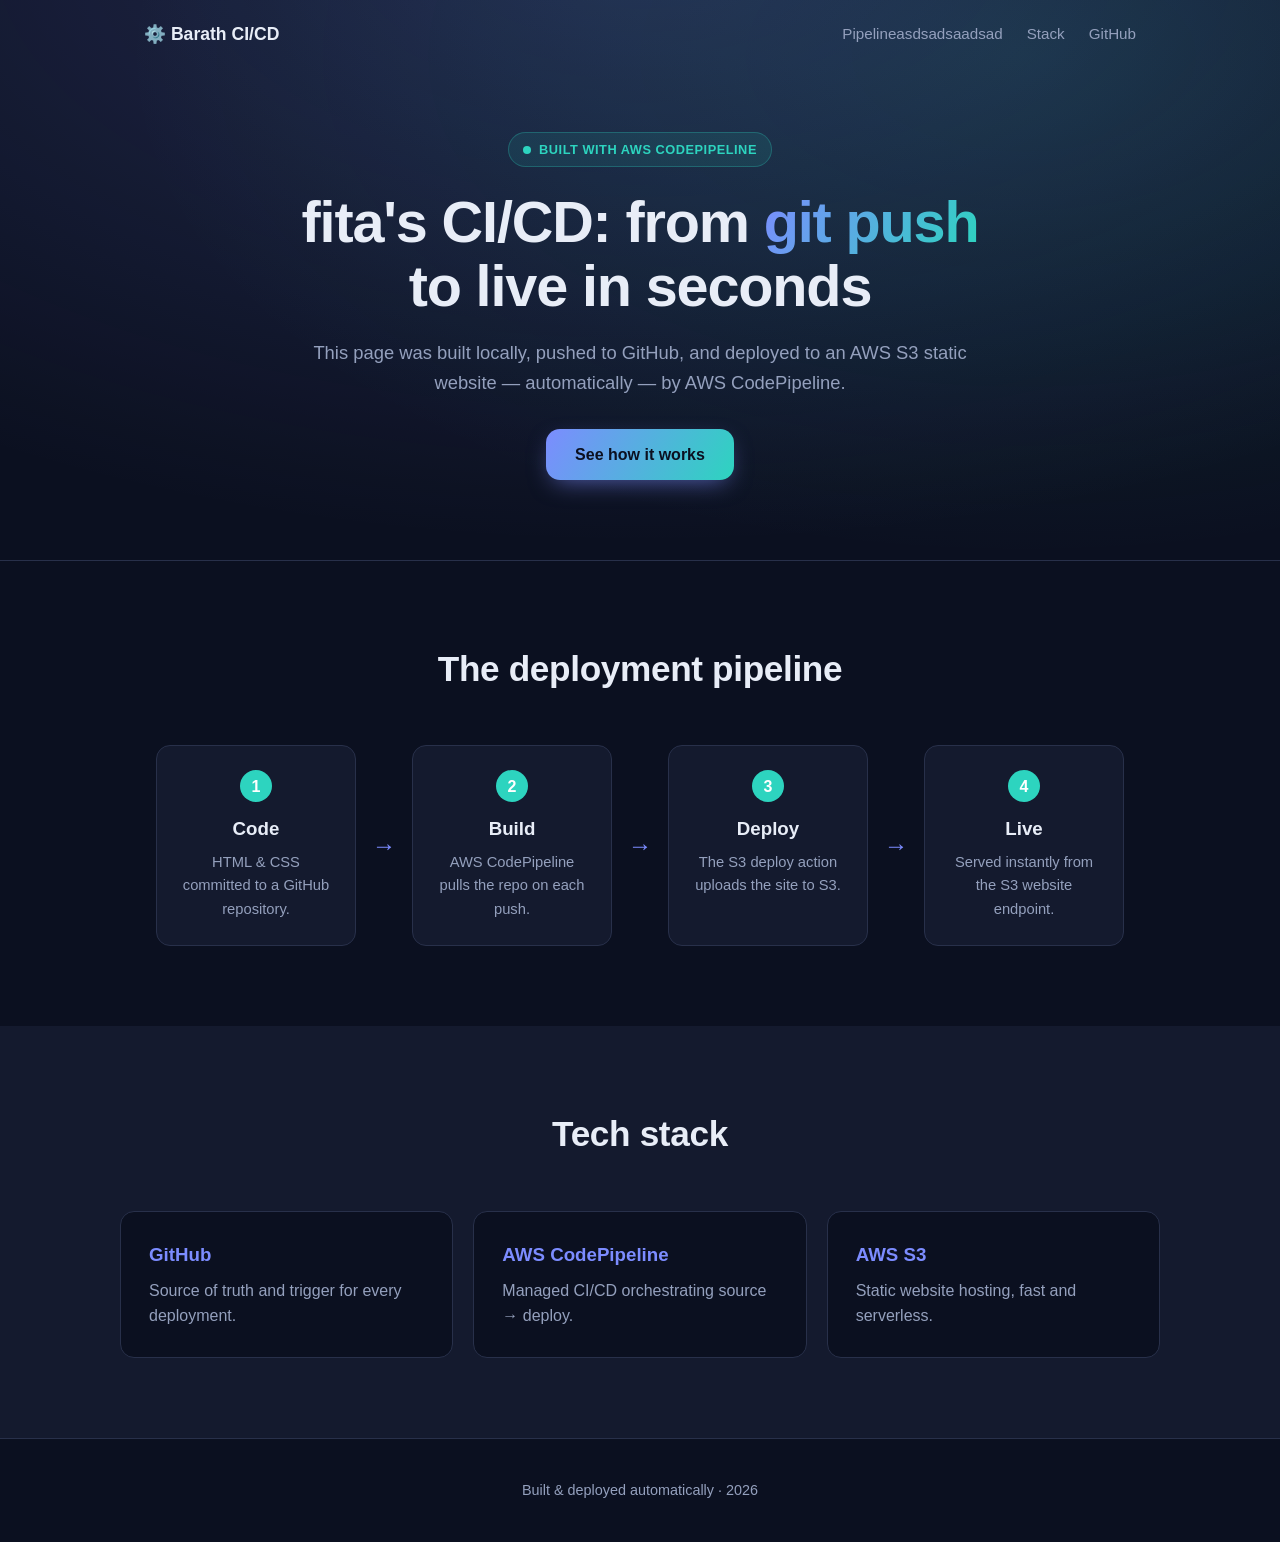
<file: index.html>
<!doctype html>
<html lang="en">
  <head>
    <meta charset="UTF-8" />
    <meta name="viewport" content="width=device-width, initial-scale=1.0" />
    <title>fita's CI/CD &mdash; AWS CodePipeline &rarr; S3</title>
    <meta
      name="description"
      content="A static site continuously deployed from GitHub to AWS S3 using AWS CodePipeline."
    />
    <link rel="stylesheet" href="css/styles.css" />
  </head>
  <body>
    <header class="hero">
      <nav class="nav">
        <span class="brand">⚙️ Barath CI/CD</span>
        <ul class="nav-links">
          <li><a href="#pipeline">Pipelineasdsadsaadsad</a></li>
          <li><a href="#stack">Stack</a></li>
          <li>
            <a href="https://github.com" target="_blank" rel="noopener"
              >GitHub</a
            >
          </li>
        </ul>
      </nav>
      <div class="hero-content">
        <span class="badge"
          ><span class="dot"></span> Built with AWS CodePipeline</span
        >
        <h1>
          fita's CI/CD: from <span class="accent">git push</span> to live in
          seconds
        </h1>
        <p class="subtitle">
          This page was built locally, pushed to GitHub, and deployed to an AWS
          S3 static website &mdash; automatically &mdash; by AWS CodePipeline.
        </p>
        <a class="cta" href="#pipeline">See how it works</a>
      </div>
    </header>

    <main>
      <section id="pipeline" class="section">
        <h2>The deployment pipeline</h2>
        <div class="flow">
          <div class="flow-step">
            <span class="step-num">1</span>
            <h3>Code</h3>
            <p>HTML &amp; CSS committed to a GitHub repository.</p>
          </div>
          <div class="flow-arrow">→</div>
          <div class="flow-step">
            <span class="step-num">2</span>
            <h3>Build</h3>
            <p>AWS CodePipeline pulls the repo on each push.</p>
          </div>
          <div class="flow-arrow">→</div>
          <div class="flow-step">
            <span class="step-num">3</span>
            <h3>Deploy</h3>
            <p>The S3 deploy action uploads the site to S3.</p>
          </div>
          <div class="flow-arrow">→</div>
          <div class="flow-step">
            <span class="step-num">4</span>
            <h3>Live</h3>
            <p>Served instantly from the S3 website endpoint.</p>
          </div>
        </div>
      </section>

      <section id="stack" class="section alt">
        <h2>Tech stack</h2>
        <div class="cards">
          <div class="card">
            <h3>GitHub</h3>
            <p>Source of truth and trigger for every deployment.</p>
          </div>
          <div class="card">
            <h3>AWS CodePipeline</h3>
            <p>Managed CI/CD orchestrating source &rarr; deploy.</p>
          </div>
          <div class="card">
            <h3>AWS S3</h3>
            <p>Static website hosting, fast and serverless.</p>
          </div>
        </div>
      </section>
    </main>

    <footer class="footer">
      <p>Built &amp; deployed automatically &middot; <span id="year"></span></p>
    </footer>

    <script>
      document.getElementById("year").textContent = new Date().getFullYear();
    </script>
  </body>
</html>
</file>
<file: css/styles.css>
:root {
  --bg: #0b1020;
  --surface: #141a2e;
  --text: #e8edf7;
  --muted: #94a0bd;
  --accent: #7c8cff;
  --accent-2: #2dd4bf;
  --grad: linear-gradient(120deg, #7c8cff 0%, #2dd4bf 100%);
  --border: #28304a;
  --radius: 14px;
  --maxw: 1040px;
}

* { box-sizing: border-box; margin: 0; padding: 0; }

body {
  font-family: -apple-system, BlinkMacSystemFont, "Segoe UI", Roboto, Helvetica, Arial, sans-serif;
  background: var(--bg);
  color: var(--text);
  line-height: 1.6;
  -webkit-font-smoothing: antialiased;
}

a { color: var(--accent); text-decoration: none; }
a:hover { text-decoration: underline; }
code {
  font-family: "SF Mono", Consolas, "Liberation Mono", monospace;
  background: rgba(110, 118, 129, 0.2);
  padding: 0.15em 0.4em;
  border-radius: 6px;
  font-size: 0.9em;
}

/* Hero */
.hero {
  background: radial-gradient(1200px 600px at 50% -10%, #7c8cff33, transparent),
              radial-gradient(900px 500px at 80% 10%, #2dd4bf22, transparent),
              var(--bg);
  border-bottom: 1px solid var(--border);
  padding-bottom: 5rem;
}

/* Live status badge */
.badge {
  display: inline-flex;
  align-items: center;
  gap: 0.5rem;
  font-size: 0.8rem;
  font-weight: 600;
  letter-spacing: 0.04em;
  text-transform: uppercase;
  color: var(--accent-2);
  background: #2dd4bf1a;
  border: 1px solid #2dd4bf44;
  padding: 0.4rem 0.9rem;
  border-radius: 999px;
  margin-bottom: 1.5rem;
}
.badge .dot {
  width: 0.5rem;
  height: 0.5rem;
  border-radius: 50%;
  background: var(--accent-2);
  box-shadow: 0 0 0 0 #2dd4bf99;
  animation: pulse 2s infinite;
}
@keyframes pulse {
  0% { box-shadow: 0 0 0 0 #2dd4bf99; }
  70% { box-shadow: 0 0 0 8px #2dd4bf00; }
  100% { box-shadow: 0 0 0 0 #2dd4bf00; }
}

.nav {
  max-width: var(--maxw);
  margin: 0 auto;
  display: flex;
  align-items: center;
  justify-content: space-between;
  padding: 1.25rem 1.5rem;
}
.brand { font-weight: 700; font-size: 1.1rem; }
.nav-links { list-style: none; display: flex; gap: 1.5rem; }
.nav-links a { color: var(--muted); font-size: 0.95rem; }
.nav-links a:hover { color: var(--text); text-decoration: none; }

.hero-content {
  max-width: 760px;
  margin: 4rem auto 0;
  padding: 0 1.5rem;
  text-align: center;
}
.hero-content h1 {
  font-size: clamp(2.2rem, 6vw, 3.6rem);
  line-height: 1.1;
  letter-spacing: -0.02em;
  margin-bottom: 1.25rem;
}
.accent {
  background: var(--grad);
  -webkit-background-clip: text;
  background-clip: text;
  -webkit-text-fill-color: transparent;
  color: transparent;
}
.subtitle { color: var(--muted); font-size: 1.15rem; margin-bottom: 2rem; }
.cta {
  display: inline-block;
  background: var(--grad);
  color: #0b1020;
  padding: 0.8rem 1.8rem;
  border-radius: var(--radius);
  font-weight: 700;
  box-shadow: 0 8px 24px -8px #7c8cffaa;
  transition: transform 0.15s ease, box-shadow 0.15s ease;
}
.cta:hover { text-decoration: none; transform: translateY(-2px); box-shadow: 0 12px 32px -8px #7c8cffcc; }

/* Sections */
.section { max-width: var(--maxw); margin: 0 auto; padding: 5rem 1.5rem; }
.section.alt { background: var(--surface); max-width: none; }
.section.alt > * { max-width: var(--maxw); margin-left: auto; margin-right: auto; }
.section h2 {
  text-align: center;
  font-size: clamp(1.6rem, 4vw, 2.2rem);
  margin-bottom: 3rem;
  letter-spacing: -0.01em;
}

/* Flow */
.flow {
  display: flex;
  align-items: stretch;
  justify-content: center;
  gap: 1rem;
  flex-wrap: wrap;
}
.flow-step {
  background: var(--surface);
  border: 1px solid var(--border);
  border-radius: var(--radius);
  padding: 1.5rem;
  width: 200px;
  text-align: center;
}
.section.alt .flow-step { background: var(--bg); }
.step-num {
  display: inline-flex;
  align-items: center;
  justify-content: center;
  width: 2rem;
  height: 2rem;
  border-radius: 50%;
  background: var(--accent-2);
  color: #fff;
  font-weight: 700;
  margin-bottom: 0.75rem;
}
.flow-step h3 { margin-bottom: 0.4rem; }
.flow-step p { color: var(--muted); font-size: 0.92rem; }
.flow-arrow { display: flex; align-items: center; color: var(--accent); font-size: 1.5rem; }

/* Cards */
.cards { display: grid; grid-template-columns: repeat(auto-fit, minmax(240px, 1fr)); gap: 1.25rem; }
.card {
  background: var(--bg);
  border: 1px solid var(--border);
  border-radius: var(--radius);
  padding: 1.75rem;
  transition: transform 0.18s ease, border-color 0.18s ease;
}
.card:hover { transform: translateY(-4px); border-color: var(--accent); }
.card h3 { margin-bottom: 0.5rem; color: var(--accent); }
.card p { color: var(--muted); }

/* Footer */
.footer {
  border-top: 1px solid var(--border);
  text-align: center;
  padding: 2.5rem 1.5rem;
  color: var(--muted);
  font-size: 0.9rem;
}

@media (max-width: 640px) {
  .flow-arrow { transform: rotate(90deg); }
  .nav-links { gap: 1rem; }
}
</file>
